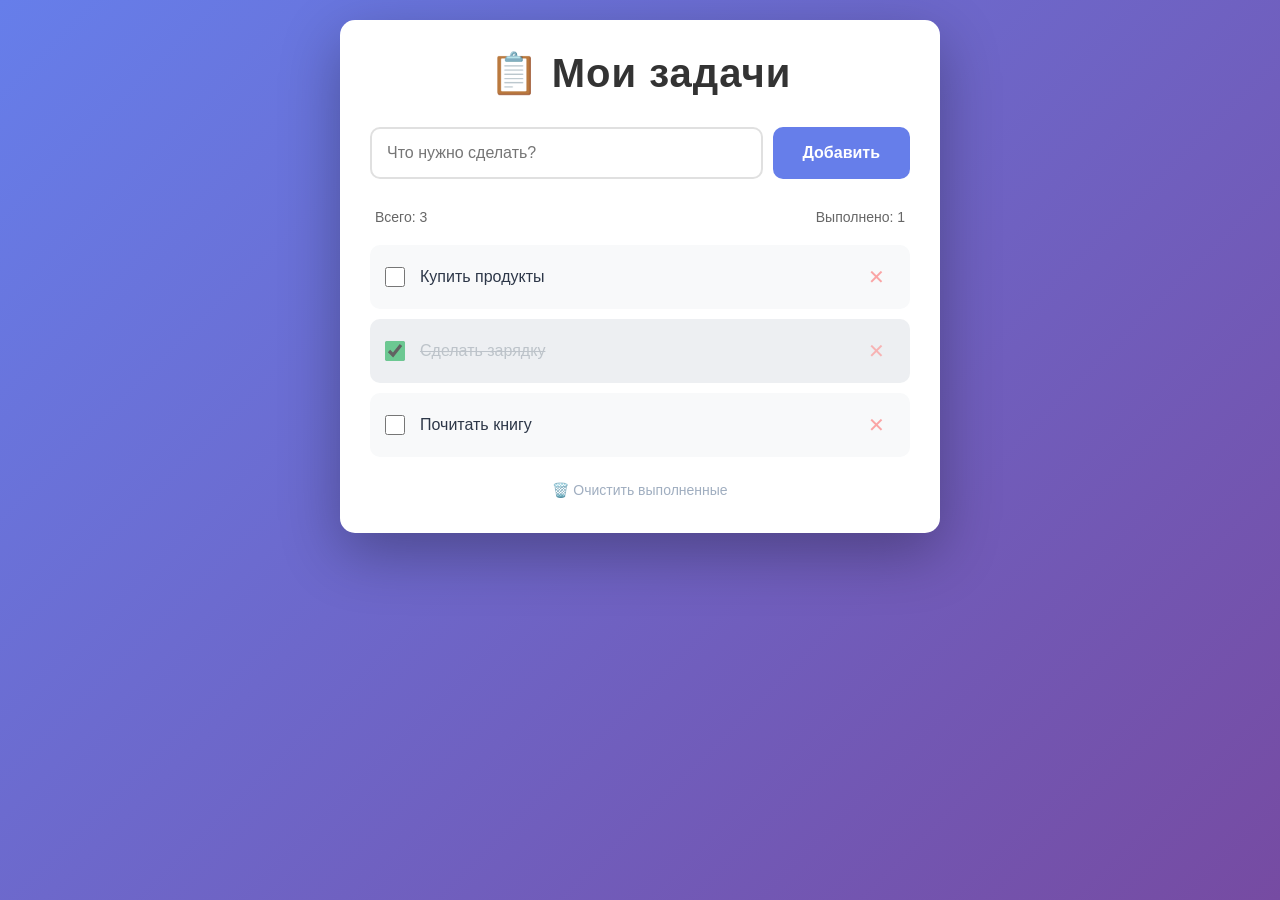
<file: proba.html>
<!DOCTYPE html>
<html lang="ru">
<head>
    <meta charset="UTF-8">
    <meta name="viewport" content="width=device-width, initial-scale=1.0">
    <title>Мои задачи</title>
    <style>
        * {
            margin: 0;
            padding: 0;
            box-sizing: border-box;
            font-family: -apple-system, BlinkMacSystemFont, 'Segoe UI', Roboto, Oxygen, Ubuntu, Cantarell, sans-serif;
        }

        body {
            background: linear-gradient(135deg, #667eea 0%, #764ba2 100%);
            min-height: 100vh;
            padding: 20px;
        }

        .container {
            max-width: 600px;
            margin: 0 auto;
            background: white;
            border-radius: 15px;
            box-shadow: 0 20px 60px rgba(0,0,0,0.3);
            padding: 30px;
        }

        h1 {
            color: #333;
            text-align: center;
            margin-bottom: 30px;
            font-size: 2.5em;
            font-weight: 600;
            letter-spacing: 1px;
        }

        .add-task {
            display: flex;
            gap: 10px;
            margin-bottom: 30px;
        }

        .add-task input {
            flex: 1;
            padding: 15px;
            border: 2px solid #e0e0e0;
            border-radius: 10px;
            font-size: 16px;
            transition: border-color 0.3s;
        }

        .add-task input:focus {
            outline: none;
            border-color: #667eea;
        }

        .add-task button {
            padding: 15px 30px;
            background: #667eea;
            color: white;
            border: none;
            border-radius: 10px;
            font-size: 16px;
            font-weight: 600;
            cursor: pointer;
            transition: background 0.3s, transform 0.1s;
        }

        .add-task button:hover {
            background: #5a67d8;
        }

        .add-task button:active {
            transform: scale(0.95);
        }

        .task-stats {
            display: flex;
            justify-content: space-between;
            margin-bottom: 20px;
            color: #666;
            font-size: 14px;
            padding: 0 5px;
        }

        .task-list {
            list-style: none;
        }

        .task-item {
            display: flex;
            align-items: center;
            padding: 15px;
            background: #f8f9fa;
            border-radius: 10px;
            margin-bottom: 10px;
            animation: slideIn 0.3s ease;
            transition: background 0.3s;
        }

        .task-item:hover {
            background: #f1f3f5;
        }

        .task-item.completed {
            opacity: 0.8;
            background: #e9ecef;
        }

        .task-item.completed .task-text {
            text-decoration: line-through;
            color: #adb5bd;
        }

        .task-checkbox {
            margin-right: 15px;
            width: 20px;
            height: 20px;
            cursor: pointer;
            accent-color: #48bb78;
        }

        .task-text {
            flex: 1;
            font-size: 16px;
            color: #2d3748;
            word-break: break-word;
        }

        .delete-btn {
            background: none;
            border: none;
            color: #fc8181;
            font-size: 20px;
            cursor: pointer;
            padding: 5px 10px;
            border-radius: 5px;
            transition: all 0.3s;
            opacity: 0.7;
        }

        .delete-btn:hover {
            color: #f56565;
            background: #fed7d7;
            opacity: 1;
        }

        .empty-message {
            text-align: center;
            color: #a0aec0;
            padding: 40px 20px;
            font-size: 16px;
        }

        @keyframes slideIn {
            from {
                opacity: 0;
                transform: translateY(-10px);
            }
            to {
                opacity: 1;
                transform: translateY(0);
            }
        }

        .clear-completed {
            text-align: center;
            margin-top: 20px;
        }

        .clear-completed button {
            background: none;
            border: none;
            color: #a0aec0;
            font-size: 14px;
            cursor: pointer;
            padding: 5px 10px;
            border-radius: 5px;
            transition: all 0.3s;
        }

        .clear-completed button:hover {
            color: #f56565;
            background: #fed7d7;
        }
    </style>
</head>
<body>
    <div class="container">
        <h1>📋 Мои задачи</h1>

        <div class="add-task">
            <input
                type="text"
                id="taskInput"
                placeholder="Что нужно сделать?"
                maxlength="100"
                autocomplete="off"
            >
            <button id="addBtn">Добавить</button>
        </div>

        <div class="task-stats">
            <span id="totalTasks">Всего: 0</span>
            <span id="completedTasks">Выполнено: 0</span>
        </div>

        <ul class="task-list" id="taskList">
            <!-- Задачи будут добавляться сюда -->
        </ul>

        <div class="clear-completed">
            <button id="clearCompletedBtn">🗑️ Очистить выполненные</button>
        </div>
    </div>

    <script>
        // Загружаем задачи из localStorage или создаем пустой массив
        let tasks = JSON.parse(localStorage.getItem('tasks')) || [];

        // DOM элементы
        const taskList = document.getElementById('taskList');
        const taskInput = document.getElementById('taskInput');
        const addBtn = document.getElementById('addBtn');
        const totalTasksSpan = document.getElementById('totalTasks');
        const completedTasksSpan = document.getElementById('completedTasks');
        const clearCompletedBtn = document.getElementById('clearCompletedBtn');

        // Функция для сохранения задач в localStorage
        function saveTasks() {
            localStorage.setItem('tasks', JSON.stringify(tasks));
            updateStats();
        }

        // Функция для обновления статистики
        function updateStats() {
            const total = tasks.length;
            const completed = tasks.filter(task => task.completed).length;
            totalTasksSpan.textContent = `Всего: ${total}`;
            completedTasksSpan.textContent = `Выполнено: ${completed}`;
        }

        // Функция для отображения задач
        function renderTasks() {
            if (tasks.length === 0) {
                taskList.innerHTML = '<div class="empty-message">✨ У вас пока нет задач. Добавьте первую!</div>';
                updateStats();
                return;
            }

            let html = '';
            tasks.forEach((task, index) => {
                html += `
                    <li class="task-item ${task.completed ? 'completed' : ''}" data-index="${index}">
                        <input
                            type="checkbox"
                            class="task-checkbox"
                            ${task.completed ? 'checked' : ''}
                            onchange="toggleTask(${index})"
                        >
                        <span class="task-text">${escapeHtml(task.text)}</span>
                        <button class="delete-btn" onclick="deleteTask(${index})">✕</button>
                    </li>
                `;
            });
            taskList.innerHTML = html;
            updateStats();
        }

        // Функция для экранирования HTML-спецсимволов (защита от XSS)
        function escapeHtml(text) {
            const div = document.createElement('div');
            div.textContent = text;
            return div.innerHTML;
        }

        // Функция для добавления новой задачи
        function addTask() {
            const text = taskInput.value.trim();

            if (text === '') {
                alert('Пожалуйста, введите текст задачи');
                return;
            }

            if (text.length > 100) {
                alert('Текст задачи не должен превышать 100 символов');
                return;
            }

            const newTask = {
                text: text,
                completed: false
            };

            tasks.push(newTask);
            saveTasks();
            renderTasks();

            taskInput.value = '';
            taskInput.focus();
        }

        // Функция для переключения статуса задачи
        window.toggleTask = function(index) {
            tasks[index].completed = !tasks[index].completed;
            saveTasks();
            renderTasks();
        };

        // Функция для удаления задачи
        window.deleteTask = function(index) {
            if (confirm('Удалить задачу?')) {
                tasks.splice(index, 1);
                saveTasks();
                renderTasks();
            }
        };

        // Функция для очистки выполненных задач
        function clearCompleted() {
            const completedCount = tasks.filter(task => task.completed).length;

            if (completedCount === 0) {
                alert('Нет выполненных задач для очистки');
                return;
            }

            if (confirm(`Очистить ${completedCount} выполненных ${getWordForm(completedCount)}?`)) {
                tasks = tasks.filter(task => !task.completed);
                saveTasks();
                renderTasks();
            }
        }

        // Вспомогательная функция для склонения слова "задача"
        function getWordForm(count) {
            if (count % 10 === 1 && count % 100 !== 11) return 'задачу';
            if ([2, 3, 4].includes(count % 10) && ![12, 13, 14].includes(count % 100)) return 'задачи';
            return 'задач';
        }

        // Обработчики событий
        addBtn.addEventListener('click', addTask);

        taskInput.addEventListener('keypress', (e) => {
            if (e.key === 'Enter') {
                addTask();
            }
        });

        clearCompletedBtn.addEventListener('click', clearCompleted);

        // Инициализация
        renderTasks();

        // Добавляем несколько примеров задач при первом запуске
        if (tasks.length === 0) {
            tasks = [
                { text: 'Купить продукты', completed: false },
                { text: 'Сделать зарядку', completed: true },
                { text: 'Почитать книгу', completed: false }
            ];
            saveTasks();
            renderTasks();
        }
    </script>
</body>
</html>
</file>
